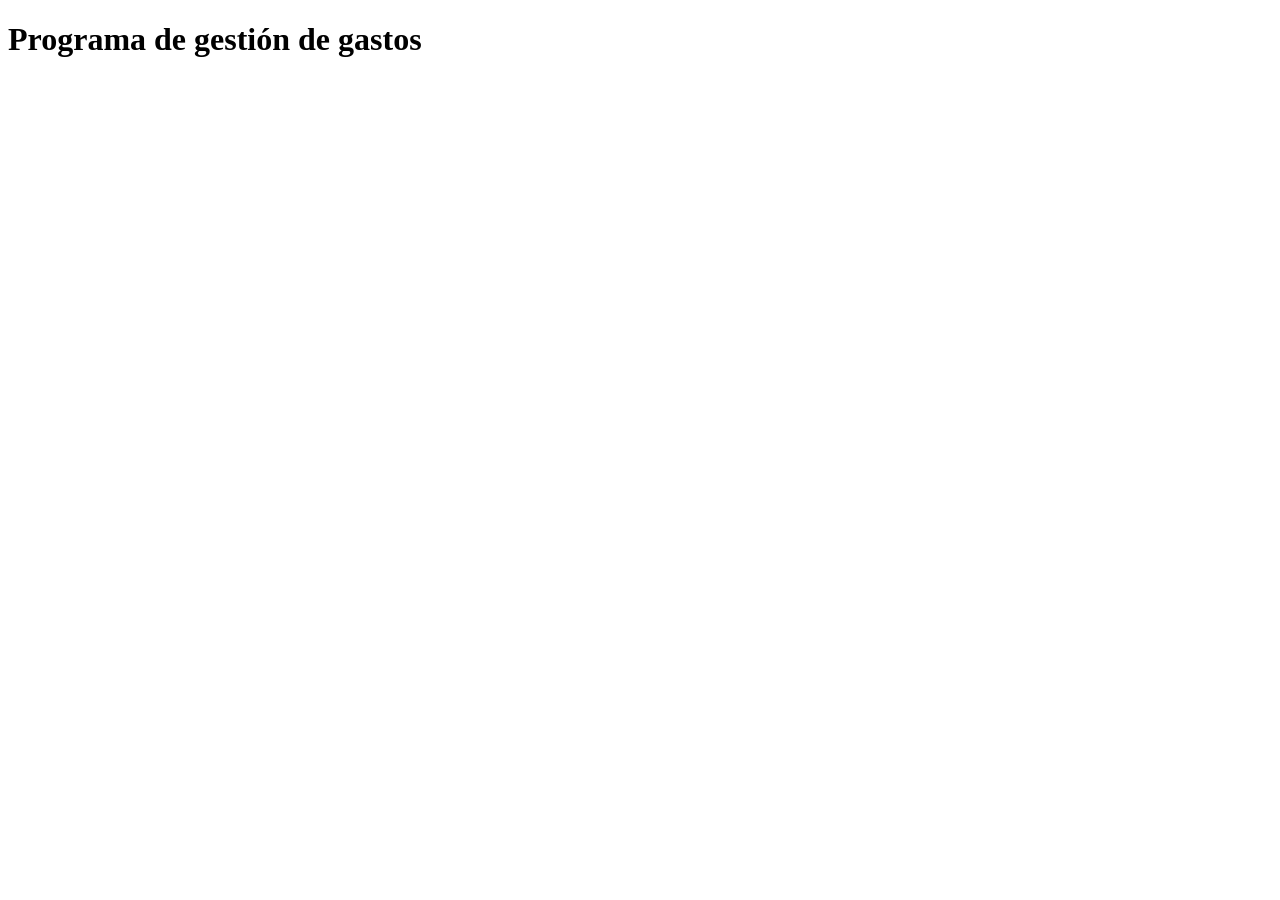
<file: EJERCICIO_JavaScript/index.html>
<!DOCTYPE html>
<html lang="es">
<head>
    <meta charset="UTF-8">
    <meta name="viewport" content="width=device-width, initial-scale=1.0">
    <title>Gestión de gastos</title>
</head>
<body>

    <h1>Programa de gestión de gastos</h1>

    <script src="script.js"></script>
</body>
</html>
</file>
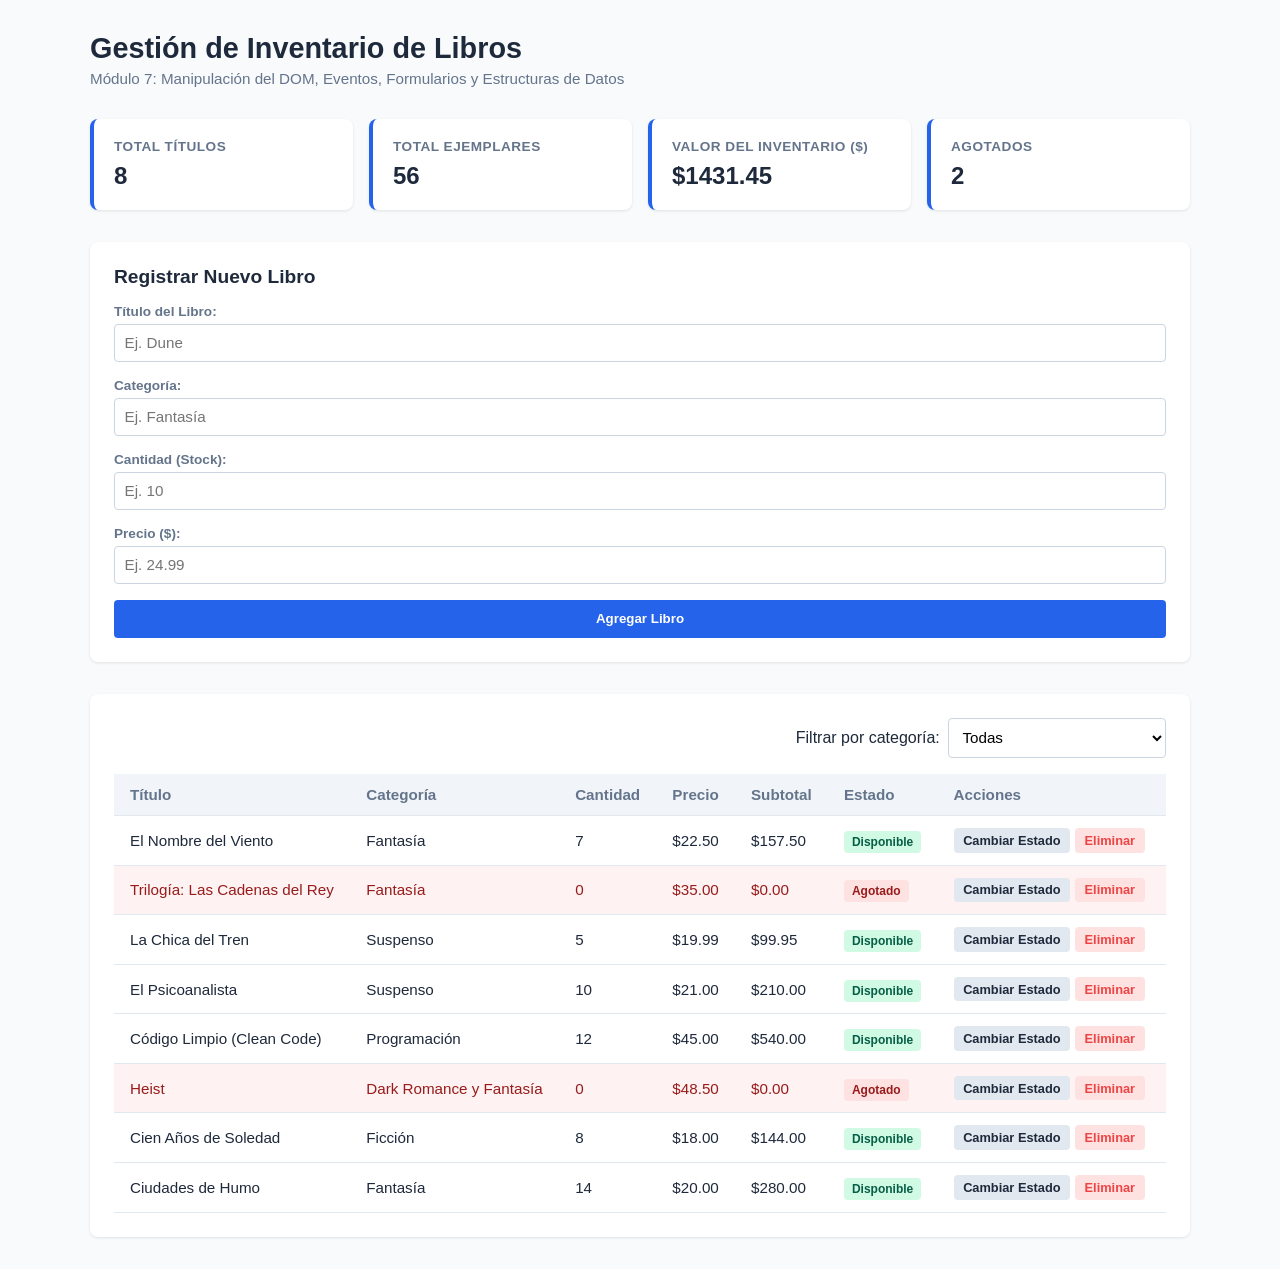
<file: GESTOR DE INVENTARIO_07noviembre/index.html>
<!DOCTYPE html>
<html lang="es">
<head>
    <meta charset="UTF-8">
    <meta name="viewport" content="width=device-width, initial-scale=1.0">
    <title>Gestión de Inventario - Librería</title>
    <link rel="stylesheet" href="styles.css">
</head>
<body>
    <main class="contenedor-principal">
        <header>
            <h1>Gestión de Inventario de Libros</h1>
            <p>Módulo 7: Manipulación del DOM, Eventos, Formularios y Estructuras de Datos</p>
        </header>

        <!-- Indicadores / Resumen -->
        <section class="seccion-indicadores">
            <div class="tarjeta-indicador">
                <h3>Total Títulos</h3>
                <p id="total-productos">0</p>
            </div>
            <div class="tarjeta-indicador">
                <h3>Total Ejemplares</h3>
                <p id="total-unidades">0</p>
            </div>
            <div class="tarjeta-indicador">
                <h3>Valor del Inventario ($)</h3>
                <p id="valor-total">$0.00</p>
            </div>
            <div class="tarjeta-indicador">
                <h3>Agotados</h3>
                <p id="total-agotados">0</p>
            </div>
        </section>

        <!-- Formulario de Alta de Libro -->
        <section class="seccion-formulario">
            <h2>Registrar Nuevo Libro</h2>
            <form id="formulario-producto">
                <div class="grupo-formulario">
                    <label for="nombre">Título del Libro:</label>
                    <input type="text" id="nombre" name="nombre" placeholder="Ej. Dune">
                </div>
                <div class="grupo-formulario">
                    <label for="categoria">Categoría:</label>
                    <input type="text" id="categoria" name="categoria" placeholder="Ej. Fantasía">
                </div>
                <div class="grupo-formulario">
                    <label for="cantidad">Cantidad (Stock):</label>
                    <input type="number" id="cantidad" name="cantidad" min="1" placeholder="Ej. 10">
                </div>
                <div class="grupo-formulario">
                    <label for="precio">Precio ($):</label>
                    <input type="number" id="precio" name="precio" step="0.01" min="0" placeholder="Ej. 24.99">
                </div>
                <button type="submit" class="btn-primario">Agregar Libro</button>
            </form>
            <div id="mensaje-error" class="oculto"></div>
        </section>

        <!-- Sección de Filtros y Tabla de Inventario -->
        <section class="seccion-tabla">
            <div class="controles-tabla">
                <div class="grupo-filtro">
                    <label for="filtro-categoria">Filtrar por categoría:</label>
                    <select id="filtro-categoria">
                        <option value="todas">Todas</option>
                    </select>
                </div>
            </div>

            <div class="contenedor-tabla">
                <table>
                    <thead>
                        <tr>
                            <th>Título</th>
                            <th>Categoría</th>
                            <th>Cantidad</th>
                            <th>Precio</th>
                            <th>Subtotal</th>
                            <th>Estado</th>
                            <th>Acciones</th>
                        </tr>
                    </thead>
                    <tbody id="cuerpo-inventario">
                        <!-- Las filas se insertarán dinámicamente -->
                    </tbody>
                </table>
                <div id="mensaje-vacio" class="oculto">No hay libros que coincidan con la categoría seleccionada.</div>
            </div>
        </section>
    </main>

    <script src="script.js"></script>
</body>
</html>
</file>
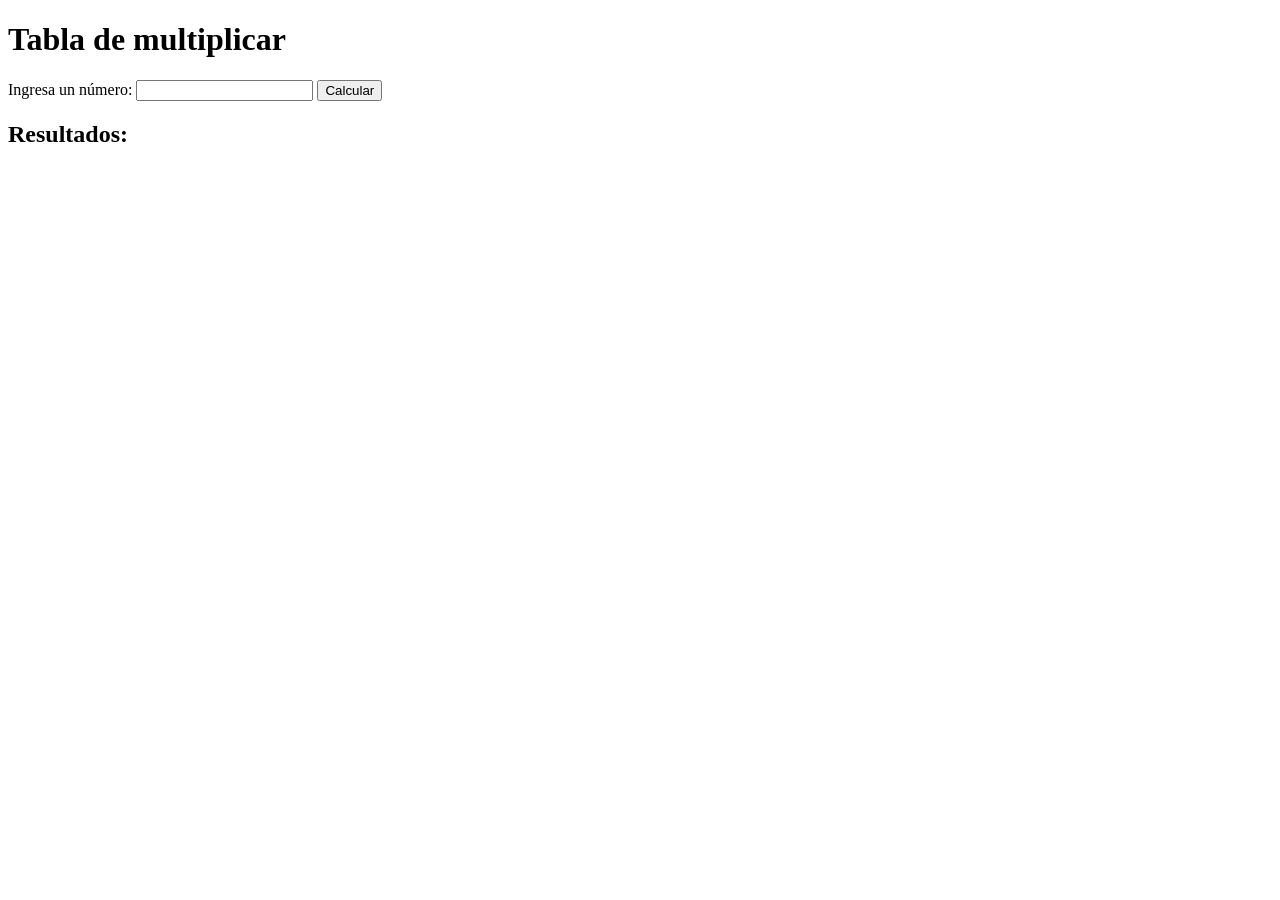
<file: sincronica_31octubre/index.html>
<!DOCTYPE html>
<html lang="es">
<head>
    <meta charset="UTF-8">
    <meta name="viewport" content="width=device-width, initial-scale=1.0">
    <title>Tabla de multiplicar</title>
</head>
<body>

    <h1>Tabla de multiplicar</h1>

    <label for="numero">Ingresa un número:</label>
    <input type="number" id="numero">

    <button onclick="calcularTabla()">Calcular</button>

    <h2>Resultados:</h2>
    <p id="resultado"></p>

    <script src="script.js"></script>
</body>
</html>
</file>
<file: GESTOR DE INVENTARIO_07noviembre/styles.css>
:root {
    --color-primario: #2563eb;
    --color-primario-hover: #1d4ed8;
    --color-fondo: #f8fafc;
    --color-superficie: #ffffff;
    --color-texto: #1e293b;
    --color-texto-secundario: #64748b;
    --color-borde: #cbd5e1;
    --color-error: #ef4444;
    --color-error-bg: #fee2e2;
    --color-exito: #10b981;
    --color-advertencia: #f59e0b;
}

* {
    box-sizing: border-box;
    margin: 0;
    padding: 0;
    font-family: 'Segoe UI', Tahoma, Geneva, Verdana, sans-serif;
}

body {
    background-color: var(--color-fondo);
    color: var(--color-texto);
    padding: 2rem 1rem;
}

.contenedor-principal {
    max-width: 1100px;
    margin: 0 auto;
    display: flex;
    flex-direction: column;
    gap: 2rem;
}

header h1 {
    font-size: 1.8rem;
    color: var(--color-texto);
    margin-bottom: 0.3rem;
}

header p {
    color: var(--color-texto-secundario);
    font-size: 0.95rem;
}

/* Indicadores */
.seccion-indicadores {
    display: grid;
    grid-template-columns: repeat(auto-fit, minmax(220px, 1fr));
    gap: 1rem;
}

.tarjeta-indicador {
    background-color: var(--color-superficie);
    padding: 1.25rem;
    border-radius: 8px;
    box-shadow: 0 1px 3px rgba(0, 0, 0, 0.1);
    border-left: 4px solid var(--color-primario);
}

.tarjeta-indicador h3 {
    font-size: 0.85rem;
    color: var(--color-texto-secundario);
    text-transform: uppercase;
    letter-spacing: 0.5px;
    margin-bottom: 0.5rem;
}

.tarjeta-indicador p {
    font-size: 1.5rem;
    font-weight: bold;
    color: var(--color-texto);
}

/* Formulario */
.seccion-formulario, .seccion-tabla {
    background-color: var(--color-superficie);
    padding: 1.5rem;
    border-radius: 8px;
    box-shadow: 0 1px 3px rgba(0, 0, 0, 0.1);
}

.seccion-formulario h2, .seccion-tabla h2 {
    font-size: 1.2rem;
    margin-bottom: 1rem;
}

#formulario-producto {
    display: grid;
    grid-template-columns: repeat(auto-fit, minmax(200px, 1fr)) auto;
    gap: 1rem;
    align-items: flex-end;
}

.grupo-formulario {
    display: flex;
    flex-direction: column;
    gap: 0.3rem;
}

.grupo-formulario label {
    font-size: 0.85rem;
    font-weight: 600;
    color: var(--color-texto-secundario);
}

.grupo-formulario input, .grupo-filtro select {
    padding: 0.6rem;
    border: 1px solid var(--color-borde);
    border-radius: 4px;
    font-size: 0.95rem;
}

.btn-primario {
    background-color: var(--color-primario);
    color: white;
    border: none;
    padding: 0.65rem 1.25rem;
    border-radius: 4px;
    font-weight: 600;
    cursor: pointer;
    transition: background-color 0.2s;
    height: 38px;
}

.btn-primario:hover {
    background-color: var(--color-primario-hover);
}

#mensaje-error {
    margin-top: 1rem;
    padding: 0.75rem;
    background-color: var(--color-error-bg);
    color: var(--color-error);
    border-radius: 4px;
    font-size: 0.9rem;
    font-weight: 500;
}

/* Controles de Tabla y Filtros */
.controles-tabla {
    margin-bottom: 1rem;
    display: flex;
    justify-content: flex-end;
}

.grupo-filtro {
    display: flex;
    align-items: center;
    gap: 0.5rem;
}

.grupo-filtro select {
    background-color: white;
}

/* Tabla */
.contenedor-tabla {
    overflow-x: auto;
}

table {
    width: 100%;
    border-collapse: collapse;
    text-align: left;
    font-size: 0.95rem;
}

th, td {
    padding: 0.75rem 1rem;
    border-bottom: 1px solid #e2e8f0;
}

th {
    background-color: #f1f5f9;
    font-weight: 600;
    color: var(--color-texto-secundario);
}

/* Estados dinámicos de filas */
tr.fila-agotado {
    background-color: #fef2f2;
    color: #991b1b;
}

.badge-estado {
    padding: 0.25rem 0.5rem;
    border-radius: 4px;
    font-size: 0.75rem;
    font-weight: bold;
}

.badge-disponible {
    background-color: #d1fae5;
    color: #065f46;
}

.badge-agotado {
    background-color: #fee2e2;
    color: #991b1b;
}

/* Botones de acción en tabla */
.btn-estado, .btn-eliminar {
    padding: 0.3rem 0.6rem;
    border: none;
    border-radius: 4px;
    cursor: pointer;
    font-size: 0.8rem;
    font-weight: 600;
    margin-right: 0.3rem;
}

.btn-estado {
    background-color: #e2e8f0;
    color: var(--color-texto);
}

.btn-estado:hover {
    background-color: #cbd5e1;
}

.btn-eliminar {
    background-color: var(--color-error-bg);
    color: var(--color-error);
}

.btn-eliminar:hover {
    background-color: #fca5a5;
    color: #7f1d1d;
}

#mensaje-vacio {
    text-align: center;
    padding: 2rem;
    color: var(--color-texto-secundario);
    font-style: italic;
}

.oculto {
    display: none !important;
}
</file>
